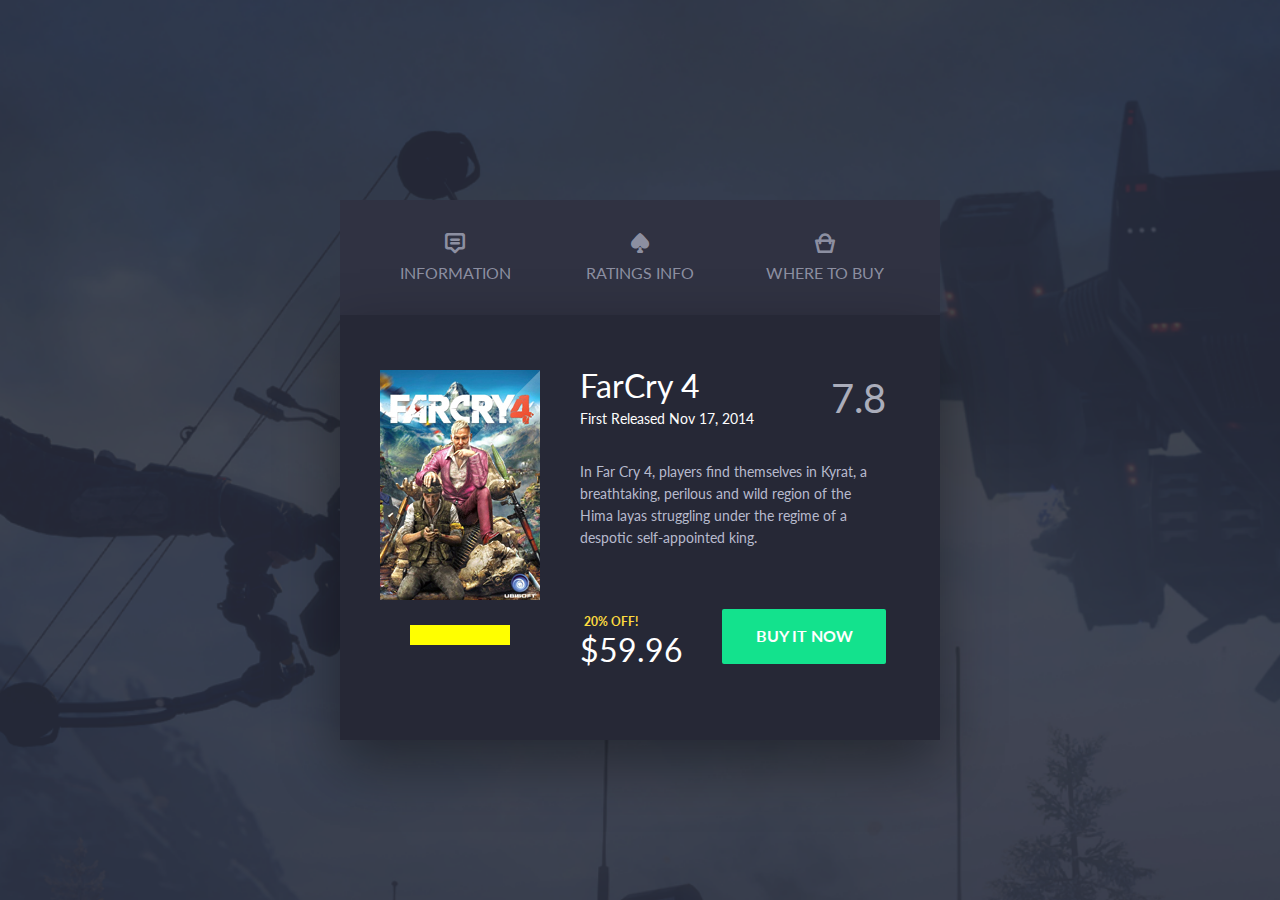
<file: Task-1/index.html>
<!DOCTYPE html>
<html lang="en">

<head>
	<meta charset="UTF-8">
	<meta http-equiv="X-UA-Compatible" content="IE=edge">
	<meta name="viewport" content="width=device-width, initial-scale=1.0">
	<title>Tabs</title>
	<link rel="stylesheet" href="./assets/css/style.css">
	<link href="https://fonts.googleapis.com/css2?family=Lato&display=swap" rel="stylesheet">

</head>

<body>

	<div class="wrapper">
		<div class="container">
			<div class="container__tabs tabs">
				<div class="tabs__wrapper">
					<div class="tabs__tab tabOne">
						<span class="icon-tooltip"></span>
						<p class="tabs__text">INFORMATION</p>
					</div>
					<div class="tabs__tab tabTwo">
						<span class="icon-card"></span>
						<p class="tabs__text">RATINGS INFO</p>
					</div>
					<div class="tabs__tab tabThree">
						<span class="icon-basket"></span>
						<p class="tabs__text">WHERE TO BUY</p>
					</div>
				</div>
			</div>
			<div class="container__content content">
				<div class="content__wrapper wrapperOne">
					<div class="content__left left">
						<div class="left__image">
							<img src="./img/FarCry.jpg" alt="FarCry image">
							<div class="left__stars"></div>
						</div>
					</div>
					<div class="content__right right">
						<div class="right__header">
							<h2 class="right__title">FarCry 4
								<span class="right__subtitile">First Released Nov 17, 2014</span>
							</h2>
							<div class="right__raiting">7.8</div>
						</div>
						<div class="right__text">In Far Cry 4, players find themselves in Kyrat, a breathtaking, perilous and
							wild region of the Hima
							layas struggling under the regime of a despotic self-appointed king.</div>
						<div class="right__footer">
							<p class="right__price">
								<span class="right__discount">20% OFF!</span>
								$59.96
							</p>
							<button class="right__button">BUY IT NOW</button>
						</div>
					</div>
				</div>
				<div class="content__wrapper wrapperTwo">
					<div class="content__left left">
						<div class="left__image">
							<img style="background-color:green" alt="FarCry image">
							<div class="left__stars"></div>
						</div>
					</div>
					<div class="content__right right">
						<div class="right__header">
							<h2 class="right__title">FarCry 4
								<span class="right__subtitile">First Released Nov 17, 2014</span>
							</h2>
							<div class="right__raiting">7.8</div>
						</div>
						<div class="right__text">In Far Cry 4, players find themselves in Kyrat, a breathtaking, perilous and
							wild region of the Hima
							layas struggling under the regime of a despotic self-appointed king.</div>
						<div class="right__footer">
							<p class="right__price">
								<span class="right__discount">20% OFF!</span>
								$59.96
							</p>
							<button class="right__button">BUY IT NOW</button>
						</div>
					</div>
				</div>
				<div class="content__wrapper wrapperThree">
					<div class="content__left left">
						<div class="left__image">
							<img style="background-color:red" alt="FarCry image">
							<div class="left__stars"></div>
						</div>
					</div>
					<div class="content__right right">
						<div class="right__header">
							<h2 class="right__title">FarCry 4
								<span class="right__subtitile">First Released Nov 17, 2014</span>
							</h2>
							<div class="right__raiting">7.8</div>
						</div>
						<div class="right__text">In Far Cry 4, players find themselves in Kyrat, a breathtaking, perilous and
							wild region of the Hima
							layas struggling under the regime of a despotic self-appointed king.</div>
						<div class="right__footer">
							<p class="right__price">
								<span class="right__discount">20% OFF!</span>
								$59.96
							</p>
							<button class="right__button">BUY IT NOW</button>
						</div>
					</div>
				</div>
			</div>
		</div>
	</div>


	<script src="https://code.jquery.com/jquery-3.6.1.min.js"></script>
	<script src="./assets/js/script.js"></script>

</body>

</html>
</file>
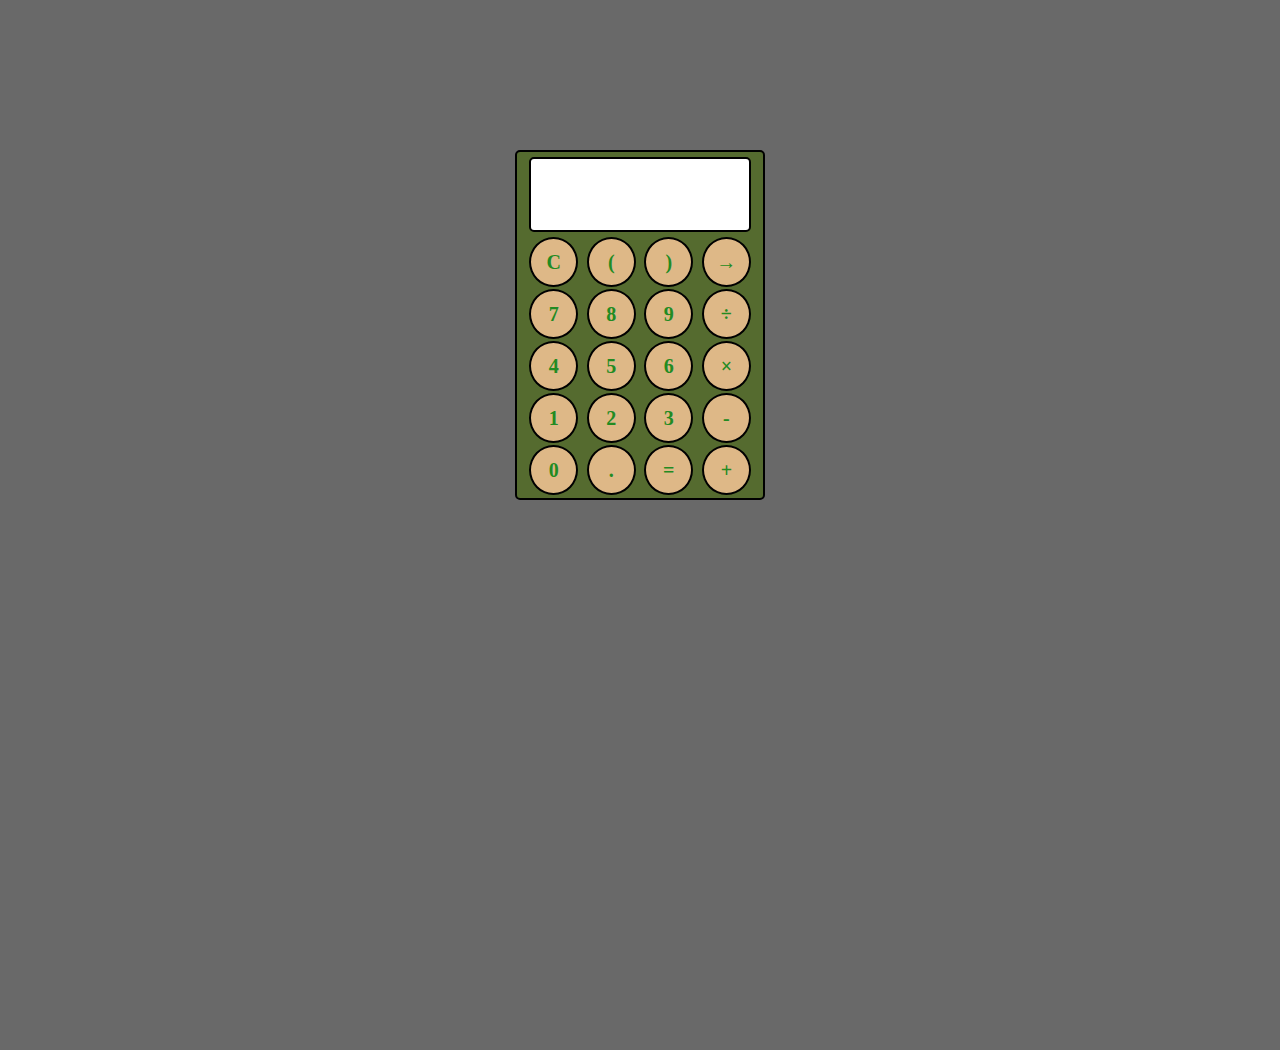
<file: Task-2/index.html>
<!DOCTYPE html>
<html lang="en">

<head>
	<meta charset="UTF-8">
	<meta http-equiv="X-UA-Compatible" content="IE=edge">
	<meta name="viewport" content="width=device-width, initial-scale=1.0">
	<title>Calculator</title>
	<link rel="stylesheet" href="./assets/css/style.css">
</head>

<body>

	<div class="calc">
		<div class="calc__display"></div>
		<div class="calc__button-body">
			<div class="calc__button" data-value="C" data-type="symbol">C</div>
			<div class="calc__button" data-value="(" data-type="symbol">(</div>
			<div class="calc__button" data-value=")" data-type="symbol">)</div>
			<div class="calc__button" data-value="D" data-type="symbol">&#8594;</div>
			<div class="calc__button" data-value="7" data-type="symbol">7</div>
			<div class="calc__button" data-value="8" data-type="number">8</div>
			<div class="calc__button" data-value="9" data-type="number">9</div>
			<div class="calc__button" data-value="/" data-type="number">&divide;</div>
			<div class="calc__button" data-value="4" data-type="symbol">4</div>
			<div class="calc__button" data-value="5" data-type="number">5</div>
			<div class="calc__button" data-value="6" data-type="number">6</div>
			<div class="calc__button" data-value="*" data-type="number">&times;</div>
			<div class="calc__button" data-value="1" data-type="number">1</div>
			<div class="calc__button" data-value="2" data-type="number">2</div>
			<div class="calc__button" data-value="3" data-type="number">3</div>
			<div class="calc__button" data-value="*" data-type="number">-</div>
			<div class="calc__button" data-value="0" data-type="number">0</div>
			<div class="calc__button" data-value="." data-type="number">.</div>
			<div class="calc__button" data-value="=" data-type="number">=</div>
			<div class="calc__button" data-value="+" data-type="number">+</div>
		</div>
	</div>
	<script src="https://code.jquery.com/jquery-3.6.1.min.js"></script>
	<script src="./assets/js/script.js"></script>
</body>

</html>
</file>
<file: Task-1/assets/css/style.css>
﻿@font-face{font-family:"icomoon";src:url("../../fonts/icomoon.eot?jvkinm");src:url("../../fonts/icomoon.eot?jvkinm#iefix") format("embedded-opentype"),url("../../fonts/icomoon.ttf?jvkinm") format("truetype"),url("../../fonts/icomoon.woff?jvkinm") format("woff"),url("../../fonts/icomoon.svg?jvkinm#icomoon") format("svg");font-weight:normal;font-style:normal;font-display:block}[class^=icon-],[class*=" icon-"]{font-family:"icomoon" !important;speak:never;font-style:normal;font-weight:normal;font-variant:normal;text-transform:none;line-height:1;-webkit-font-smoothing:antialiased;-moz-osx-font-smoothing:grayscale}.icon-tooltip:before{content:"";font-size:20px}.icon-card:before{content:"";font-size:20px}.icon-basket:before{content:"";font-size:20px}/*! normalize.css v8.0.1 | MIT License | github.com/necolas/normalize.css */html{line-height:1.15;-webkit-text-size-adjust:100%}body{margin:0}main{display:block}h1{font-size:2em;margin:.67em 0}hr{box-sizing:content-box;height:0;overflow:visible}pre{font-family:monospace,monospace;font-size:1em}a{background-color:rgba(0,0,0,0)}abbr[title]{border-bottom:none;text-decoration:underline;text-decoration:underline dotted}b,strong{font-weight:bolder}code,kbd,samp{font-family:monospace,monospace;font-size:1em}small{font-size:80%}sub,sup{font-size:75%;line-height:0;position:relative;vertical-align:baseline}sub{bottom:-0.25em}sup{top:-0.5em}img{border-style:none}button,input,optgroup,select,textarea{font-family:inherit;font-size:100%;line-height:1.15;margin:0}button,input{overflow:visible}button,select{text-transform:none}button,[type=button],[type=reset],[type=submit]{-webkit-appearance:button}button::-moz-focus-inner,[type=button]::-moz-focus-inner,[type=reset]::-moz-focus-inner,[type=submit]::-moz-focus-inner{border-style:none;padding:0}button:-moz-focusring,[type=button]:-moz-focusring,[type=reset]:-moz-focusring,[type=submit]:-moz-focusring{outline:1px dotted ButtonText}fieldset{padding:.35em .75em .625em}legend{box-sizing:border-box;color:inherit;display:table;max-width:100%;padding:0;white-space:normal}progress{vertical-align:baseline}textarea{overflow:auto}[type=checkbox],[type=radio]{box-sizing:border-box;padding:0}[type=number]::-webkit-inner-spin-button,[type=number]::-webkit-outer-spin-button{height:auto}[type=search]{-webkit-appearance:textfield;outline-offset:-2px}[type=search]::-webkit-search-decoration{-webkit-appearance:none}::-webkit-file-upload-button{-webkit-appearance:button;font:inherit}details{display:block}summary{display:list-item}template{display:none}[hidden]{display:none}*,*::before,*::after{margin:0;padding:0;border:0;box-sizing:border-box}:focus,:active{outline:none}a:focus,a:active{outline:none}html,body{height:100%;width:100%;font-size:100%;line-height:1}input,button,textarea{font-family:inherit}button{cursor:pointer}a,a:visited,a:hover{text-decoration:none}ul,ol{list-style:none}img{vertical-align:top}h1,h2,h3,h4,h5,h6{font-weight:inherit;font-size:inherit;margin:0}body{min-height:100%;box-sizing:border-box;overflow:hidden;font-family:"Lato",sans-serif;font-weight:400;color:#b7bacd;font-size:14px}.wrapper{width:100%;height:100%;background:url(../../img/BG.png) no-repeat;background-size:cover}.container{max-width:600px;min-height:540px;margin:0 auto;padding-top:200px;position:relative}.container__content{height:425px;background-color:#262836;box-shadow:0px 23px 57px 0px rgba(0,0,0,.4)}.tabs{background-color:#303242;height:115px}.tabs__wrapper{max-width:520px;height:100%;display:flex;justify-content:space-between;margin:0 auto}.tabs__tab{width:150px;height:113px;display:flex;flex-direction:column;justify-content:center;align-items:center;font-size:16px;color:rgba(183,186,205,.702);row-gap:12px;box-sizing:content-box;cursor:pointer;transition:all .2s ease-in}.tabs__tab:hover{color:#fbfbfb;border-bottom:2px solid #fbfbfb}.content{position:relative}.content__wrapper{position:absolute;top:0;left:0;max-width:520px;margin:0 auto;padding-top:55px;padding-left:40px;display:flex}.left{width:160px;min-height:100%}.left__image{display:block;width:160px;height:230px}.left__stars{width:100px;height:20px;background-color:#ff0;margin:25px auto}.right{width:360px;min-height:100%;padding-left:40px}.right__header{display:flex;justify-content:space-between;align-items:center}.right__title{font-size:32px;color:#fff}.right__subtitile{font-size:14px;color:#fdfdfd;display:block;padding-top:10px}.right__raiting{display:inline-block;font-size:40px;color:#aaadbb}.right__text{padding-top:35px;text-align:left;width:306px;line-height:1.571}.right__footer{padding-top:60px;display:flex;justify-content:space-between;align-items:center}.right__price{font-size:32px;color:#fff;line-height:.625}.right__discount{display:block;font-size:12px;color:#fedc3f;font-weight:bold;line-height:1.667;padding-bottom:8px;padding-left:4px}.right__button{border-radius:2px;background-color:#13e28d;width:164px;height:55px;font-size:16px;color:#fff;font-weight:bold;line-height:1.25}.right__button:hover{background-color:#0fb370;color:#e6e6e6}.wrapperOne{z-index:1}.wrapperTwo{z-index:-1}.wrapperThree{z-index:-1}
</file>
<file: Task-2/assets/css/style.css>
/*! normalize.css v8.0.1 | MIT License | github.com/necolas/normalize.css */html{line-height:1.15;-webkit-text-size-adjust:100%}body{margin:0}main{display:block}h1{font-size:2em;margin:.67em 0}hr{box-sizing:content-box;height:0;overflow:visible}pre{font-family:monospace,monospace;font-size:1em}a{background-color:rgba(0,0,0,0)}abbr[title]{border-bottom:none;text-decoration:underline;text-decoration:underline dotted}b,strong{font-weight:bolder}code,kbd,samp{font-family:monospace,monospace;font-size:1em}small{font-size:80%}sub,sup{font-size:75%;line-height:0;position:relative;vertical-align:baseline}sub{bottom:-0.25em}sup{top:-0.5em}img{border-style:none}button,input,optgroup,select,textarea{font-family:inherit;font-size:100%;line-height:1.15;margin:0}button,input{overflow:visible}button,select{text-transform:none}button,[type=button],[type=reset],[type=submit]{-webkit-appearance:button}button::-moz-focus-inner,[type=button]::-moz-focus-inner,[type=reset]::-moz-focus-inner,[type=submit]::-moz-focus-inner{border-style:none;padding:0}button:-moz-focusring,[type=button]:-moz-focusring,[type=reset]:-moz-focusring,[type=submit]:-moz-focusring{outline:1px dotted ButtonText}fieldset{padding:.35em .75em .625em}legend{box-sizing:border-box;color:inherit;display:table;max-width:100%;padding:0;white-space:normal}progress{vertical-align:baseline}textarea{overflow:auto}[type=checkbox],[type=radio]{box-sizing:border-box;padding:0}[type=number]::-webkit-inner-spin-button,[type=number]::-webkit-outer-spin-button{height:auto}[type=search]{-webkit-appearance:textfield;outline-offset:-2px}[type=search]::-webkit-search-decoration{-webkit-appearance:none}::-webkit-file-upload-button{-webkit-appearance:button;font:inherit}details{display:block}summary{display:list-item}template{display:none}[hidden]{display:none}*,*::before,*::after{margin:0;padding:0;border:0;box-sizing:border-box}:focus,:active{outline:none}a:focus,a:active{outline:none}html,body{height:100%;width:100%;font-size:100%;line-height:1}input,button,textarea{font-family:inherit}button{cursor:pointer}a,a:visited,a:hover{text-decoration:none}ul,ol{list-style:none}img{vertical-align:top}h1,h2,h3,h4,h5,h6{font-weight:inherit;font-size:inherit;margin:0}body{user-select:none;background-color:dimgray;font-family:Cambria,Cochin,Georgia,Times,"Times New Roman",serif}.calc{width:250px;height:350px;border:2px solid #000;margin:150px auto;background-color:#556b2f;border-radius:5px}.calc__display{width:90%;height:75px;margin:5px auto;border:2px solid #000;background-color:#fff;display:flex;align-items:center;justify-content:flex-end;font-size:20px;font-weight:500;padding:0 10px;border-radius:5px}.calc__button-body{width:90%;margin:5px auto;flex-wrap:wrap;display:flex;justify-content:space-between;row-gap:2px}.calc__button{width:22%;height:50px;border:2px solid #000;border-radius:50%;display:flex;justify-content:center;align-items:center;font-weight:700;font-size:20px;background-color:#deb887;color:#228b22;cursor:pointer}
</file>
